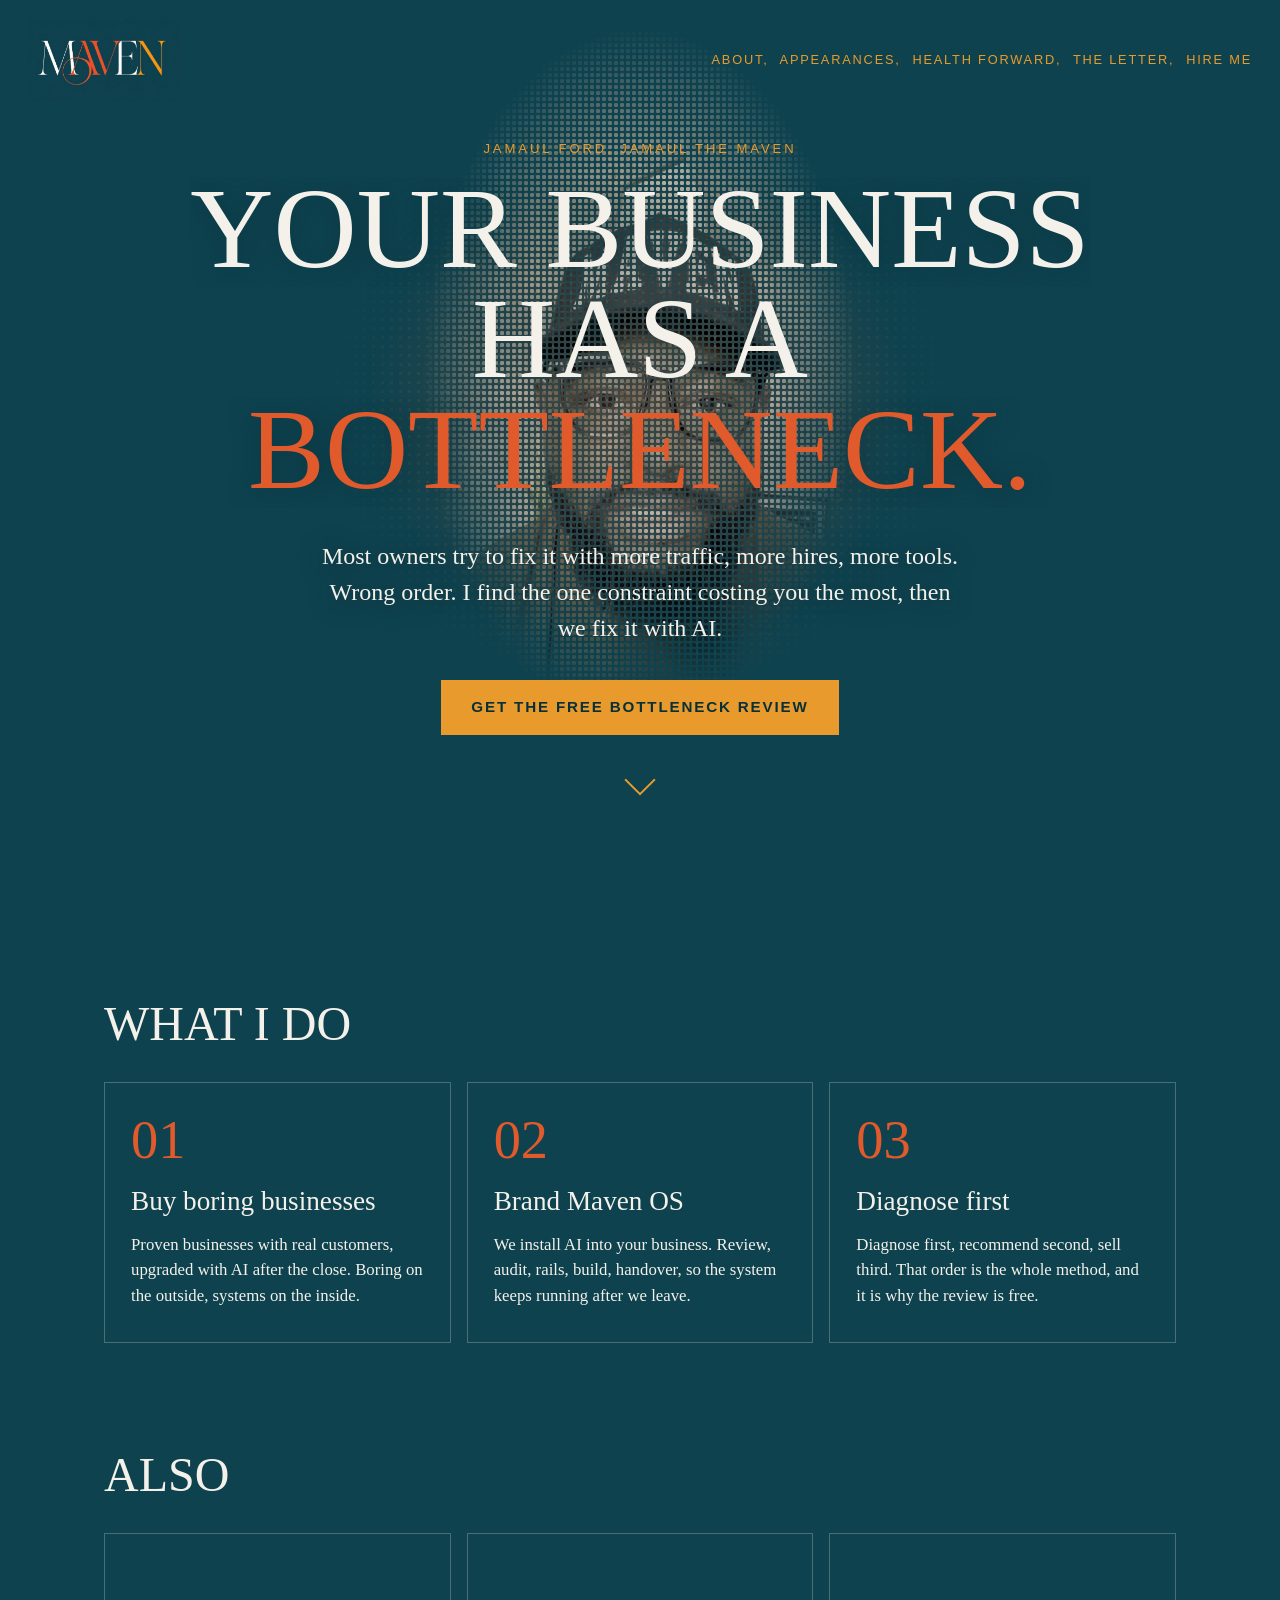
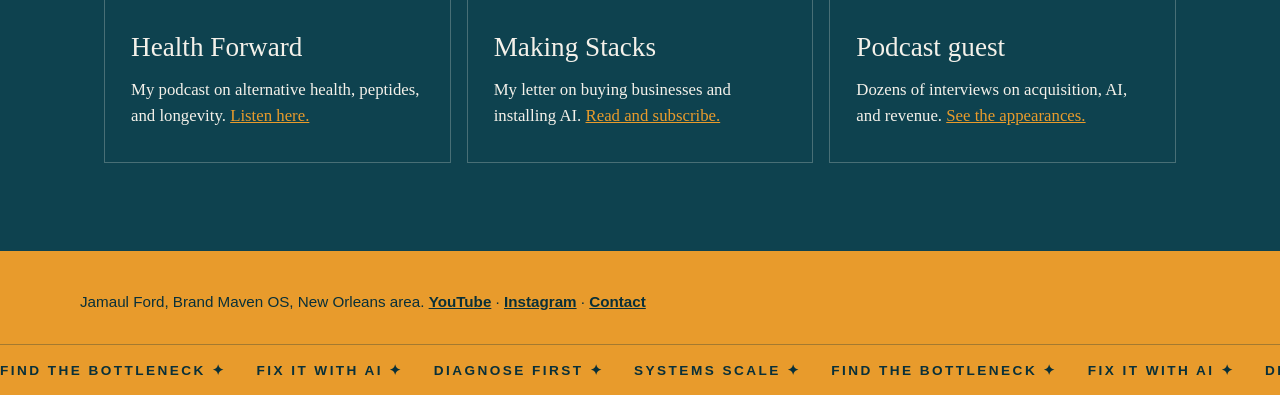
<file: index.html>
<!DOCTYPE html>
<html lang="en">
<head>
<meta charset="utf-8">
<meta name="viewport" content="width=device-width, initial-scale=1">
<title>Jamaul Ford | Jamaul The Maven, Founder of Brand Maven OS</title>
<link rel="icon" href="data:image/svg+xml,%3Csvg xmlns='http://www.w3.org/2000/svg' viewBox='0 0 64 64'%3E%3Crect width='64' height='64' fill='%230e424f'/%3E%3Ctext x='32' y='45' font-family='Georgia,serif' font-size='38' fill='%23e89b2c' text-anchor='middle'%3EM%3C/text%3E%3C/svg%3E">
<meta name="description" content="Jamaul Ford buys boring businesses and upgrades them with AI, and founded Brand Maven OS, where we install AI into your business. Host of the Health Forward podcast and writer of Making Stacks.">
<link rel="canonical" href="https://jamaulford.com/">
<style>
  :root {
    --teal: #0e424f; --ink: #f4f1ea; --orange: #e05a2b; --gold: #e89b2c;
    --teal-dark: #093039; --line: rgba(244,241,234,.25);
  }
  * { box-sizing: border-box; }
  body { margin: 0; background: var(--teal); color: var(--ink); font-family: Georgia, 'Times New Roman', serif; line-height: 1.5; }
  main { max-width: 1120px; margin: 0 auto; padding: 0 24px 70px; }
  header.site { display: flex; justify-content: space-between; align-items: center; gap: 20px; padding: 22px 0; flex-wrap: wrap; }
  header.site img { width: 190px; height: auto; display: block; }
  nav { font-family: Arial, Helvetica, sans-serif; text-transform: uppercase; letter-spacing: .14em; font-size: .8rem; }
  nav a { color: var(--ink); text-decoration: none; margin-left: 22px; }
  nav a:hover { color: var(--gold); }
  .hero { padding: 60px 0 30px; }
  .kicker { font-family: Arial, Helvetica, sans-serif; text-transform: uppercase; letter-spacing: .22em; font-size: .82rem; color: var(--gold); margin: 0 0 18px; }
  h1 { font-size: clamp(3rem, 10.5vw, 7.5rem); line-height: .98; margin: 0 0 26px; text-transform: uppercase; font-weight: normal; }
  h1 .accent { color: var(--orange); }
  .hero p.lede { font-size: clamp(1.15rem, 2.4vw, 1.5rem); max-width: 640px; margin: 0 0 34px; }
  .cta { display: inline-block; background: var(--gold); color: var(--teal-dark); font-family: Arial, Helvetica, sans-serif; font-weight: bold; text-transform: uppercase; letter-spacing: .12em; font-size: .95rem; padding: 16px 30px; text-decoration: none; }
  .cta:hover { background: var(--orange); color: var(--ink); }
  section { border-top: 1px solid var(--line); padding: 44px 0 8px; margin-top: 44px; }
  h2 { font-size: clamp(1.9rem, 4.5vw, 3rem); text-transform: uppercase; margin: 0 0 22px; font-weight: normal; }
  .row { display: grid; grid-template-columns: 1fr; gap: 6px; padding: 20px 0; border-top: 1px solid var(--line); }
  .row:first-of-type { border-top: none; }
  .row h3 { font-size: 1.5rem; margin: 0; font-weight: normal; }
  .row h3 .n { color: var(--orange); margin-right: 12px; }
  .row p { margin: 4px 0 0; max-width: 680px; font-size: 1.05rem; }
  a.inline { color: var(--gold); }
  .marquee { border-top: 1px solid var(--line); border-bottom: 1px solid var(--line); margin-top: 60px; padding: 12px 0; overflow: hidden; white-space: nowrap; font-family: Arial, Helvetica, sans-serif; text-transform: uppercase; letter-spacing: .18em; font-size: .85rem; color: var(--gold); }
  footer { margin-top: 34px; font-size: .95rem; opacity: .85; }
  footer a { color: var(--gold); }
</style>
<script type="application/ld+json">
{
  "@context": "https://schema.org",
  "@type": "Person",
  "name": "Jamaul Ford",
  "alternateName": "Jamaul The Maven",
  "url": "https://jamaulford.com/",
  "jobTitle": "Founder, Brand Maven OS",
  "description": "Jamaul Ford buys boring businesses and upgrades them with AI, and founded Brand Maven OS, where we install AI into your business. He is the host of the Health Forward podcast.",
  "sameAs": [
    "https://www.youtube.com/@jamaulthemaven",
    "https://www.instagram.com/jamaulthemaven",
    "https://makingstacks.substack.com",
    "https://podmatch.com/hostdetailpreview/1708655354072578beaefd7de",
    "https://open.spotify.com/show/3qcgBrdR8ibEWQGKE91khV",
    "https://podcasts.apple.com/us/podcast/health-forward/id6837012593",
    "https://www.podchaser.com/creators/-108CiDwuBf"
  ]
}
</script>
<link rel="stylesheet" href="/assets/motion.css">
<script src="/assets/motion.js" defer></script>
</head>
<body class="home">
<main>
<header class="site">
  <a href="/"><img src="[data-uri]" alt="Maven, Jamaul Ford"></a>
  <nav>
    <a href="/about/">About</a>
    <a href="/appearances/">Appearances</a>
    <a href="/health-forward/">Health Forward</a>
    <a href="/join/">The Letter</a>
    <a href="/contact/">Hire Me</a>
  </nav>
</header>

<div class="hero">
  <div class="hero-media" aria-hidden="true">
    <video autoplay muted loop playsinline preload="auto" poster="/assets/hero-poster.jpg">
      <source src="/assets/hero.mp4" type="video/mp4">
    </video>
  </div>
  <p class="kicker">Jamaul Ford, Jamaul The Maven</p>
  <h1>Your business<br>has a<br><span class="accent">bottleneck.</span></h1>
  <p class="lede">Most owners try to fix it with more traffic, more hires, more tools. Wrong order. I find the one constraint costing you the most, then we fix it with AI.</p>
  <a class="cta" href="https://tidycal.com/brandmavenconsults/bottleneck-review">Get the free Bottleneck Review</a>
</div>

<section>
  <h2>What I do</h2>
  <div class="row">
    <h3><span class="n">01</span>Buy boring businesses</h3>
    <p>Proven businesses with real customers, upgraded with AI after the close. Boring on the outside, systems on the inside.</p>
  </div>
  <div class="row">
    <h3><span class="n">02</span>Brand Maven OS</h3>
    <p>We install AI into your business. Review, audit, rails, build, handover, so the system keeps running after we leave.</p>
  </div>
  <div class="row">
    <h3><span class="n">03</span>Diagnose first</h3>
    <p>Diagnose first, recommend second, sell third. That order is the whole method, and it is why the review is free.</p>
  </div>
</section>

<section>
  <h2>Also</h2>
  <div class="row">
    <h3>Health Forward</h3>
    <p>My podcast on alternative health, peptides, and longevity. <a class="inline" href="/health-forward/">Listen here.</a></p>
  </div>
  <div class="row">
    <h3>Making Stacks</h3>
    <p>My letter on buying businesses and installing AI. <a class="inline" href="/join/">Read and subscribe.</a></p>
  </div>
  <div class="row">
    <h3>Podcast guest</h3>
    <p>Dozens of interviews on acquisition, AI, and revenue. <a class="inline" href="/appearances/">See the appearances.</a></p>
  </div>
</section>

<div class="marquee">Find the bottleneck ✦ Fix it with AI ✦ Find the bottleneck ✦ Fix it with AI ✦ Find the bottleneck ✦ Fix it with AI ✦</div>

<footer>
  <p>Jamaul Ford, Brand Maven OS, New Orleans area. <a href="https://www.youtube.com/@jamaulthemaven">YouTube</a> · <a href="https://www.instagram.com/jamaulthemaven">Instagram</a> · <a href="/contact/">Contact</a></p>
</footer>
</main>
</body>
</html>
</file>
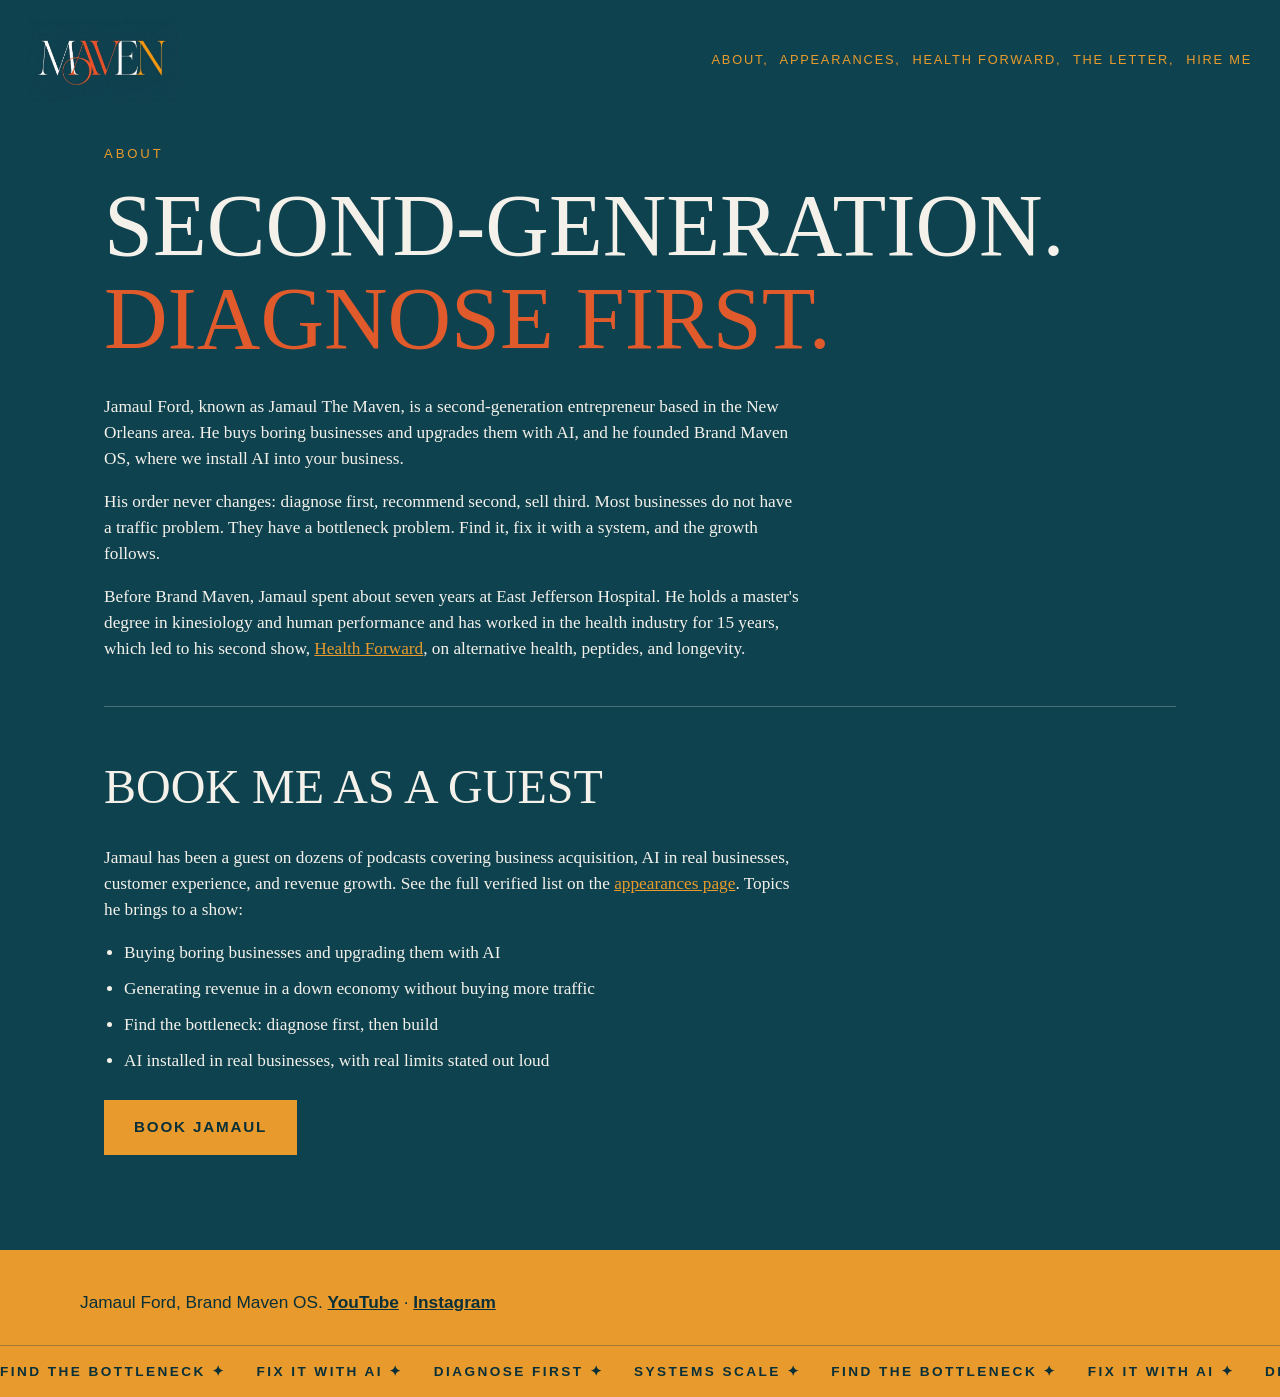
<file: about/index.html>
<!DOCTYPE html>
<html lang="en">
<head>
<meta charset="utf-8">
<meta name="viewport" content="width=device-width, initial-scale=1">
<title>About | Jamaul Ford, Jamaul The Maven</title>
<link rel="icon" href="data:image/svg+xml,%3Csvg xmlns='http://www.w3.org/2000/svg' viewBox='0 0 64 64'%3E%3Crect width='64' height='64' fill='%230e424f'/%3E%3Ctext x='32' y='45' font-family='Georgia,serif' font-size='38' fill='%23e89b2c' text-anchor='middle'%3EM%3C/text%3E%3C/svg%3E">
<meta name="description" content="About Jamaul Ford: second-generation entrepreneur, founder of Brand Maven OS, buyer of boring businesses upgraded with AI, and host of the Health Forward podcast.">
<link rel="canonical" href="https://jamaulford.com/about/">
<style>
  :root {
    --teal: #0e424f; --ink: #f4f1ea; --orange: #e05a2b; --gold: #e89b2c;
    --teal-dark: #093039; --line: rgba(244,241,234,.25);
  }
  * { box-sizing: border-box; }
  body { margin: 0; background: var(--teal); color: var(--ink); font-family: Georgia, 'Times New Roman', serif; line-height: 1.5; }
  main { max-width: 1120px; margin: 0 auto; padding: 0 24px 70px; }
  header.site { display: flex; justify-content: space-between; align-items: center; gap: 20px; padding: 22px 0; flex-wrap: wrap; }
  header.site img { width: 190px; height: auto; display: block; }
  nav { font-family: Arial, Helvetica, sans-serif; text-transform: uppercase; letter-spacing: .14em; font-size: .8rem; }
  nav a { color: var(--ink); text-decoration: none; margin-left: 22px; }
  nav a:hover { color: var(--gold); }
  .kicker { font-family: Arial, Helvetica, sans-serif; text-transform: uppercase; letter-spacing: .22em; font-size: .82rem; color: var(--gold); margin: 34px 0 18px; }
  h1 { font-size: clamp(2.6rem, 8vw, 5.5rem); line-height: 1; margin: 0 0 26px; text-transform: uppercase; font-weight: normal; }
  h1 .accent { color: var(--orange); }
  h2 { font-size: clamp(1.9rem, 4.5vw, 3rem); text-transform: uppercase; margin: 0 0 22px; font-weight: normal; }
  section { border-top: 1px solid var(--line); padding: 44px 0 8px; margin-top: 44px; }
  p { max-width: 700px; font-size: 1.08rem; }
  ul { padding-left: 20px; max-width: 700px; }
  li { margin: 10px 0; font-size: 1.08rem; }
  a.inline { color: var(--gold); }
  .cta { display: inline-block; background: var(--gold); color: var(--teal-dark); font-family: Arial, Helvetica, sans-serif; font-weight: bold; text-transform: uppercase; letter-spacing: .12em; font-size: .95rem; padding: 16px 30px; text-decoration: none; margin-top: 10px; }
  .cta:hover { background: var(--orange); color: var(--ink); }
  footer { margin-top: 48px; font-size: .95rem; opacity: .85; }
  footer a { color: var(--gold); }
</style>
<script type="application/ld+json">
{
  "@context": "https://schema.org",
  "@type": "Person",
  "name": "Jamaul Ford",
  "alternateName": "Jamaul The Maven",
  "url": "https://jamaulford.com/about/",
  "jobTitle": "Founder, Brand Maven OS",
  "description": "Jamaul Ford buys boring businesses and upgrades them with AI, and founded Brand Maven OS, where we install AI into your business. He is the host of the Health Forward podcast.",
  "sameAs": [
    "https://www.youtube.com/@jamaulthemaven",
    "https://www.instagram.com/jamaulthemaven",
    "https://makingstacks.substack.com",
    "https://podmatch.com/hostdetailpreview/1708655354072578beaefd7de",
    "https://open.spotify.com/show/3qcgBrdR8ibEWQGKE91khV",
    "https://podcasts.apple.com/us/podcast/health-forward/id6837012593",
    "https://www.podchaser.com/creators/-108CiDwuBf"
  ]
}
</script>
<link rel="stylesheet" href="/assets/motion.css">
<script src="/assets/motion.js" defer></script>
</head>
<body>
<main>
<header class="site">
  <a href="/"><img src="[data-uri]" alt="Maven, Jamaul Ford"></a>
  <nav>
    <a href="/about/">About</a>
    <a href="/appearances/">Appearances</a>
    <a href="/health-forward/">Health Forward</a>
    <a href="/join/">The Letter</a>
    <a href="/contact/">Hire Me</a>
  </nav>
</header>

<p class="kicker">About</p>
<h1>Second-generation.<br><span class="accent">Diagnose first.</span></h1>
<p>Jamaul Ford, known as Jamaul The Maven, is a second-generation entrepreneur based in the New Orleans area. He buys boring businesses and upgrades them with AI, and he founded Brand Maven OS, where we install AI into your business.</p>
<p>His order never changes: diagnose first, recommend second, sell third. Most businesses do not have a traffic problem. They have a bottleneck problem. Find it, fix it with a system, and the growth follows.</p>
<p>Before Brand Maven, Jamaul spent about seven years at East Jefferson Hospital. He holds a master's degree in kinesiology and human performance and has worked in the health industry for 15 years, which led to his second show, <a class="inline" href="/health-forward/">Health Forward</a>, on alternative health, peptides, and longevity.</p>

<section>
  <h2>Book me as a guest</h2>
  <p>Jamaul has been a guest on dozens of podcasts covering business acquisition, AI in real businesses, customer experience, and revenue growth. See the full verified list on the <a class="inline" href="/appearances/">appearances page</a>. Topics he brings to a show:</p>
  <ul>
    <li>Buying boring businesses and upgrading them with AI</li>
    <li>Generating revenue in a down economy without buying more traffic</li>
    <li>Find the bottleneck: diagnose first, then build</li>
    <li>AI installed in real businesses, with real limits stated out loud</li>
  </ul>
  <a class="cta" href="/contact/">Book Jamaul</a>
</section>

<footer>
  <p>Jamaul Ford, Brand Maven OS. <a href="https://www.youtube.com/@jamaulthemaven">YouTube</a> · <a href="https://www.instagram.com/jamaulthemaven">Instagram</a></p>
</footer>
</main>
</body>
</html>
</file>
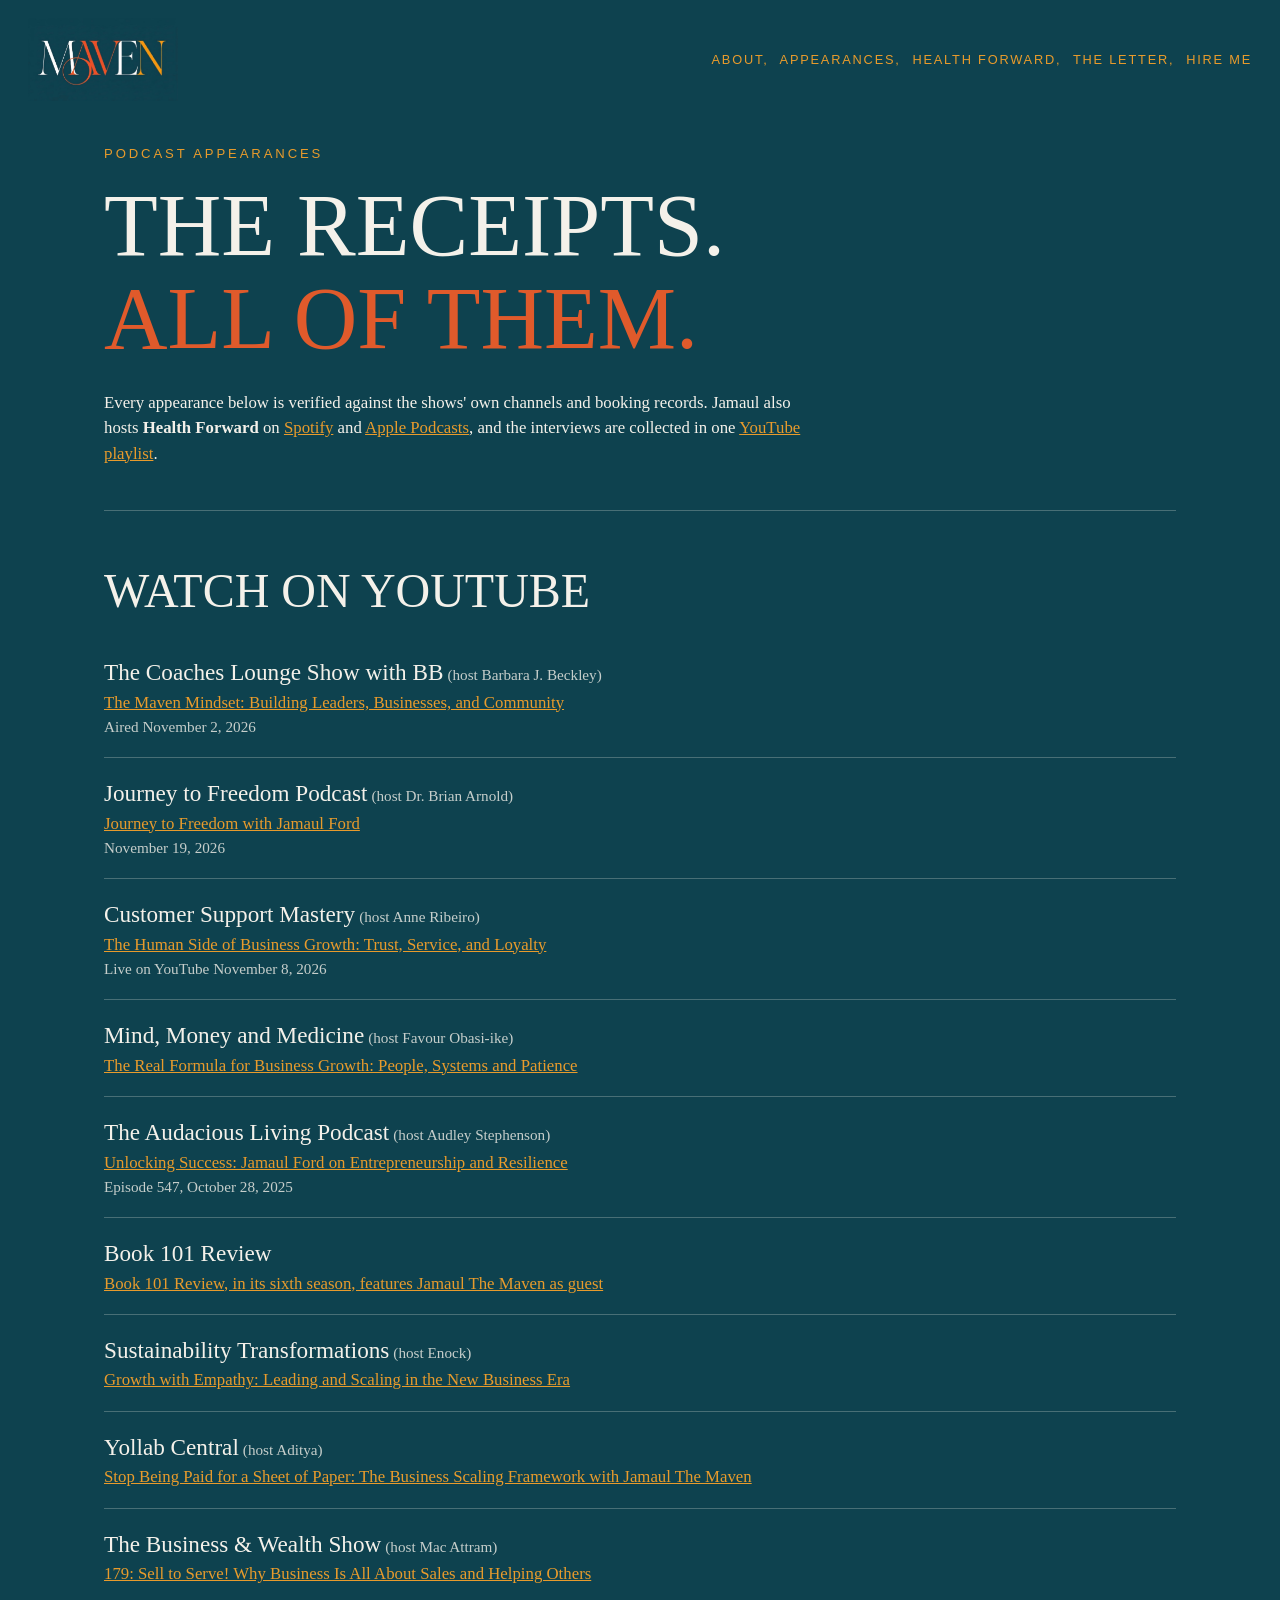
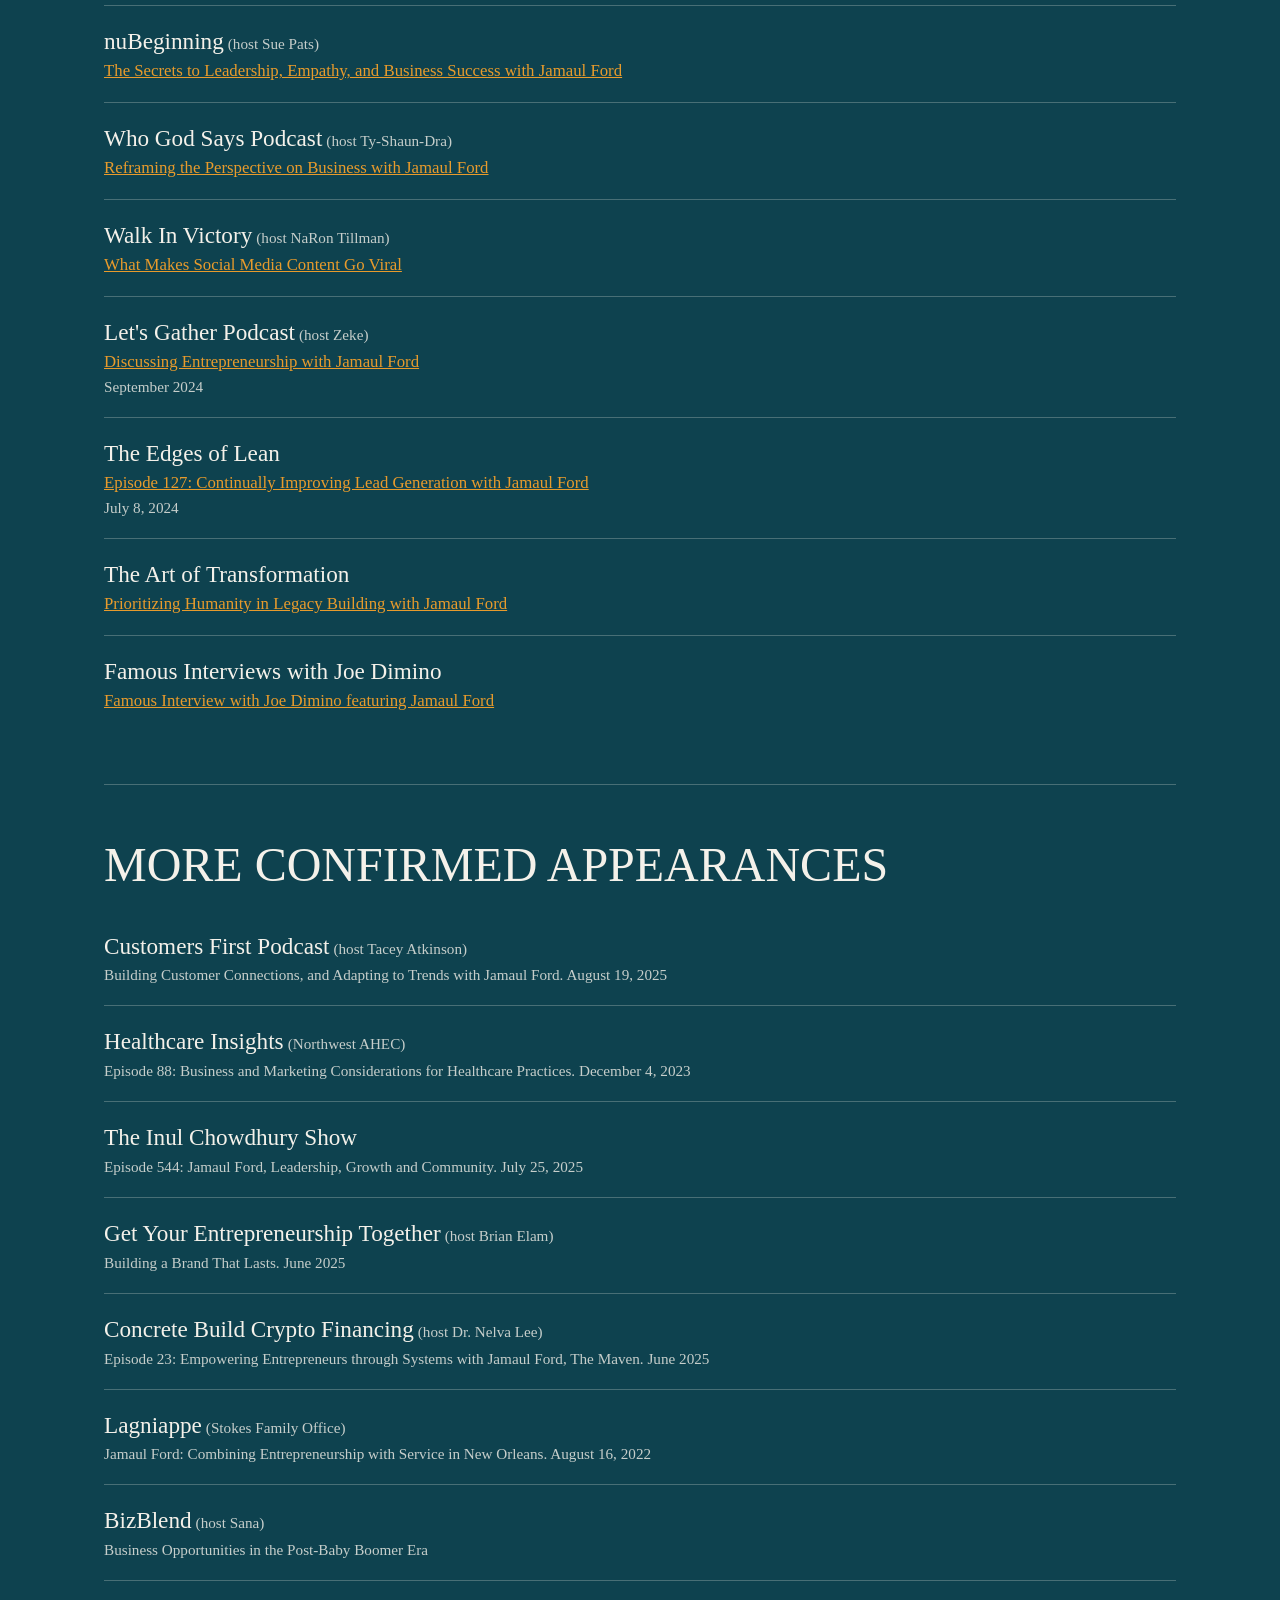
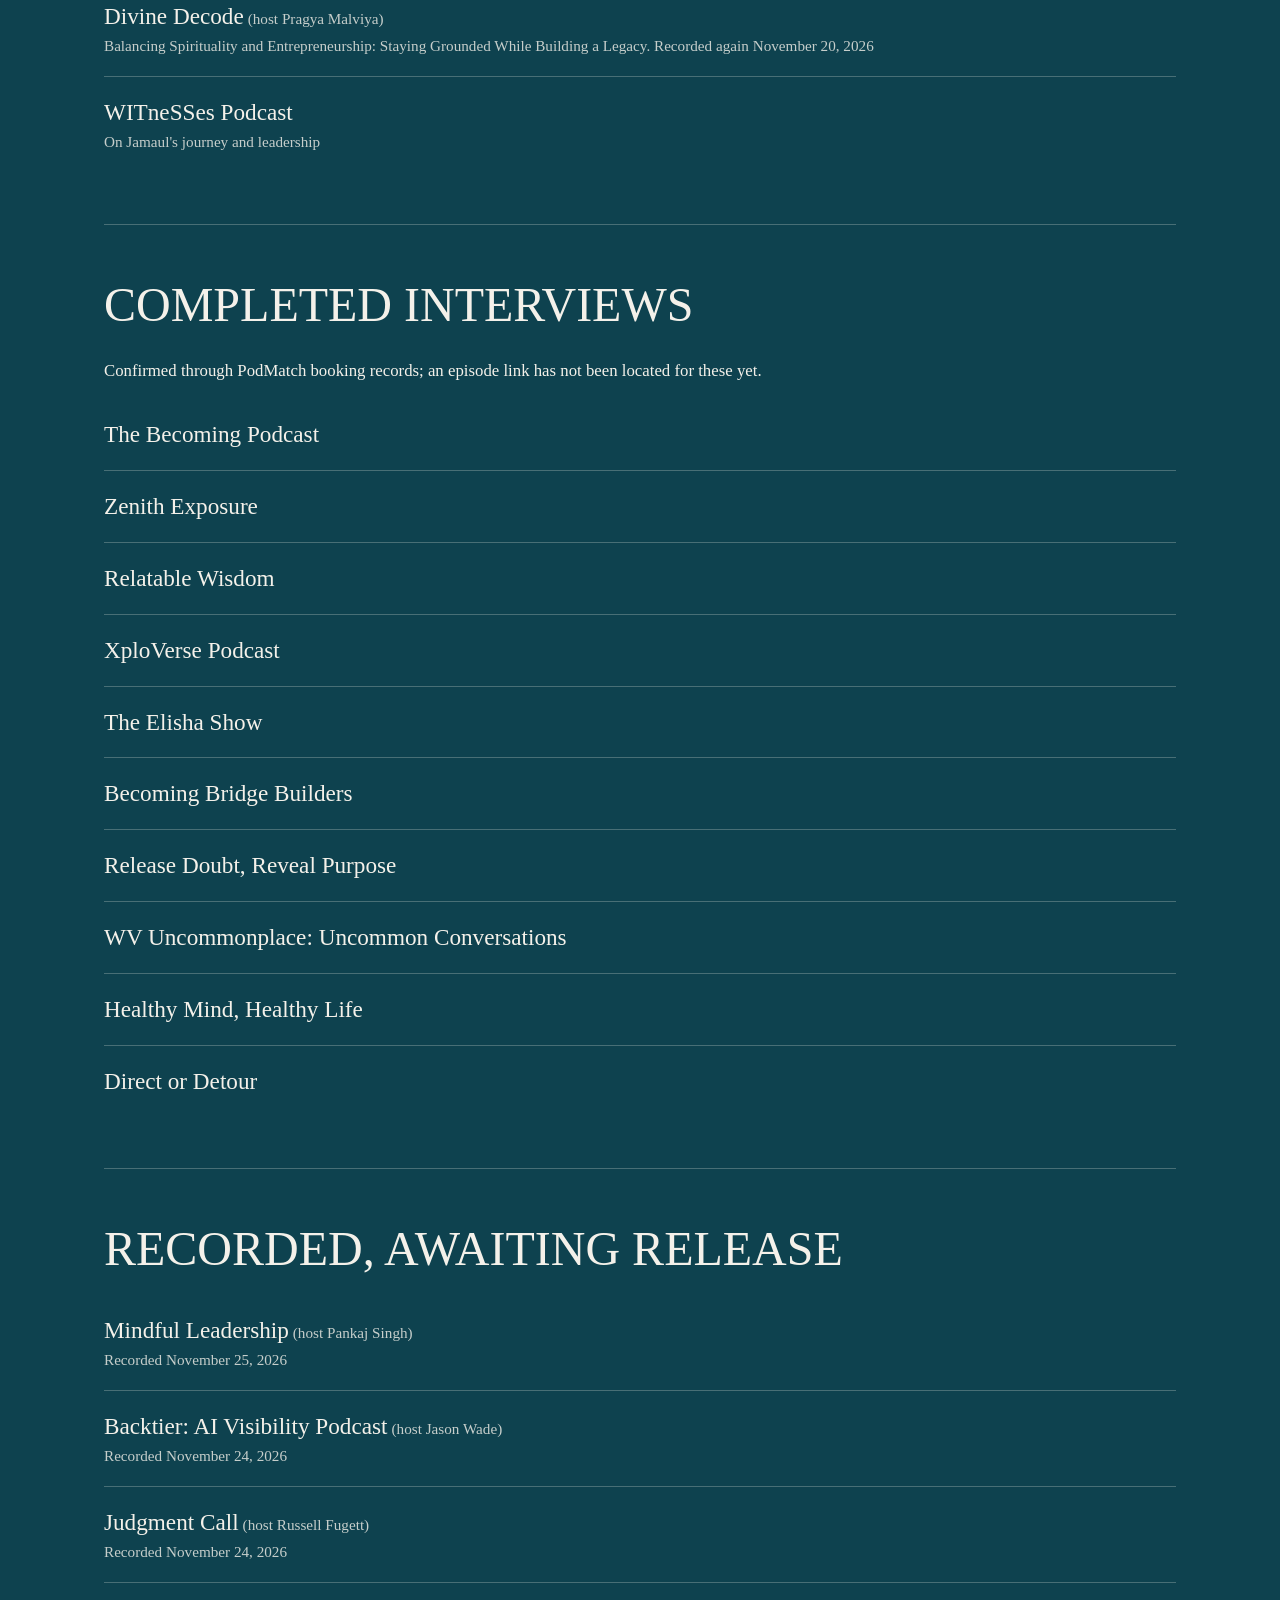
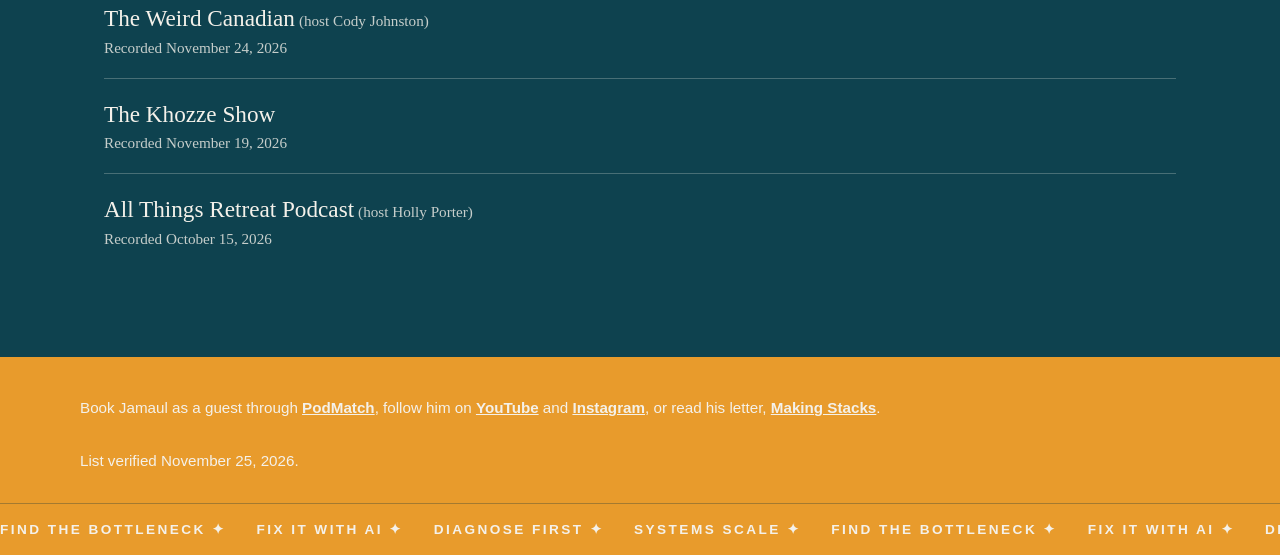
<file: appearances/index.html>
<!DOCTYPE html>
<html lang="en">
<head>
<meta charset="utf-8">
<meta name="viewport" content="width=device-width, initial-scale=1">
<title>Podcast Appearances | Jamaul Ford, Jamaul The Maven</title>
<link rel="icon" href="data:image/svg+xml,%3Csvg xmlns='http://www.w3.org/2000/svg' viewBox='0 0 64 64'%3E%3Crect width='64' height='64' fill='%230e424f'/%3E%3Ctext x='32' y='45' font-family='Georgia,serif' font-size='38' fill='%23e89b2c' text-anchor='middle'%3EM%3C/text%3E%3C/svg%3E">
<meta name="description" content="Podcast interviews with Jamaul Ford (Jamaul The Maven), founder of Brand Maven OS. He buys boring businesses and upgrades them with AI. Watch and listen to his guest appearances.">
<link rel="canonical" href="https://jamaulford.com/appearances/">
<style>
  :root {
    --teal: #0e424f; --ink: #f4f1ea; --orange: #e05a2b; --gold: #e89b2c;
    --line: rgba(244,241,234,.25);
  }
  * { box-sizing: border-box; }
  body { margin: 0; background: var(--teal); color: var(--ink); font-family: Georgia, 'Times New Roman', serif; line-height: 1.5; }
  main { max-width: 1120px; margin: 0 auto; padding: 0 24px 70px; }
  header.site { display: flex; justify-content: space-between; align-items: center; gap: 20px; padding: 22px 0; flex-wrap: wrap; }
  header.site img { width: 190px; height: auto; display: block; }
  nav { font-family: Arial, Helvetica, sans-serif; text-transform: uppercase; letter-spacing: .14em; font-size: .8rem; }
  nav a { color: var(--ink); text-decoration: none; margin-left: 22px; }
  nav a:hover { color: var(--gold); }
  .kicker { font-family: Arial, Helvetica, sans-serif; text-transform: uppercase; letter-spacing: .22em; font-size: .82rem; color: var(--gold); margin: 34px 0 18px; }
  h1 { font-size: clamp(2.6rem, 8vw, 5.5rem); line-height: 1; margin: 0 0 22px; text-transform: uppercase; font-weight: normal; }
  h1 .accent { color: var(--orange); }
  h2 { font-size: clamp(1.9rem, 4.5vw, 3rem); text-transform: uppercase; margin: 0 0 10px; font-weight: normal; }
  section { border-top: 1px solid var(--line); padding: 44px 0 8px; margin-top: 44px; }
  .note { max-width: 700px; font-size: 1.05rem; }
  ul { list-style: none; padding: 0; margin: 0; }
  li { padding: 18px 0; border-top: 1px solid var(--line); }
  li:first-child { border-top: none; }
  .show { font-size: 1.45rem; }
  .meta { font-size: .95rem; opacity: .8; }
  a { color: var(--gold); }
  .ep { font-size: 1.05rem; }
  footer { margin-top: 48px; font-size: .95rem; opacity: .85; }
</style>
<script type="application/ld+json">
{
  "@context": "https://schema.org",
  "@type": "Person",
  "name": "Jamaul Ford",
  "alternateName": "Jamaul The Maven",
  "url": "https://jamaulford.com/",
  "jobTitle": "Founder, Brand Maven OS",
  "description": "Jamaul Ford buys boring businesses and upgrades them with AI, and founded Brand Maven OS, where we install AI into your business. He is the host of the Health Forward podcast.",
  "sameAs": [
    "https://www.youtube.com/@jamaulthemaven",
    "https://www.instagram.com/jamaulthemaven",
    "https://makingstacks.substack.com",
    "https://podmatch.com/hostdetailpreview/1708655354072578beaefd7de",
    "https://open.spotify.com/show/3qcgBrdR8ibEWQGKE91khV",
    "https://podcasts.apple.com/us/podcast/health-forward/id6837012593",
    "https://www.podchaser.com/creators/-108CiDwuBf"
  ]
}
</script>
<script type="application/ld+json">
{
  "@context": "https://schema.org",
  "@type": "ItemList",
  "name": "Podcast appearances by Jamaul Ford on YouTube",
  "itemListElement": [
    { "@type": "ListItem", "position": 1, "name": "The Coaches Lounge Show with BB: The Maven Mindset", "url": "https://www.youtube.com/watch?v=EqpPN-EGR3s" },
    { "@type": "ListItem", "position": 2, "name": "Journey to Freedom Podcast with Jamaul Ford", "url": "https://www.youtube.com/watch?v=X66UFY_JQbc" },
    { "@type": "ListItem", "position": 3, "name": "Customer Support Mastery: The Human Side of Business Growth", "url": "https://www.youtube.com/watch?v=WzpTIw9OAh0" },
    { "@type": "ListItem", "position": 4, "name": "Mind, Money and Medicine: The Real Formula for Business Growth", "url": "https://www.youtube.com/watch?v=UgZ7l0VCrmU" },
    { "@type": "ListItem", "position": 5, "name": "The Audacious Living Podcast: Unlocking Success", "url": "https://www.youtube.com/watch?v=wce0AjDAOwQ" },
    { "@type": "ListItem", "position": 6, "name": "Book 101 Review with Jamaul The Maven", "url": "https://www.youtube.com/watch?v=e3aryzqkyl0" },
    { "@type": "ListItem", "position": 7, "name": "Sustainability Transformations: Growth with Empathy", "url": "https://www.youtube.com/watch?v=6olJaPlYhRo" },
    { "@type": "ListItem", "position": 8, "name": "Yollab Central: The Business Scaling Framework", "url": "https://www.youtube.com/watch?v=yqFIEJy1k7o" },
    { "@type": "ListItem", "position": 9, "name": "The Business and Wealth Show: Sell to Serve", "url": "https://www.youtube.com/watch?v=DRmHK_bnhWk" },
    { "@type": "ListItem", "position": 10, "name": "nuBeginning: The Secrets to Leadership, Empathy, and Business Success", "url": "https://www.youtube.com/watch?v=rV_mQ0HNNIk" },
    { "@type": "ListItem", "position": 11, "name": "Who God Says Podcast: Reframing the Perspective on Business", "url": "https://www.youtube.com/watch?v=va6CvmYAn1M" },
    { "@type": "ListItem", "position": 12, "name": "Walk In Victory: What Makes Social Media Content Go Viral", "url": "https://www.youtube.com/watch?v=_Oa1trelPnc" },
    { "@type": "ListItem", "position": 13, "name": "Let's Gather Podcast: Discussing Entrepreneurship", "url": "https://www.youtube.com/watch?v=OTKz93rqq68" },
    { "@type": "ListItem", "position": 14, "name": "The Edges of Lean: Continually Improving Lead Generation", "url": "https://www.youtube.com/watch?v=YEt1HDp-7QI" },
    { "@type": "ListItem", "position": 15, "name": "The Art of Transformation: Prioritizing Humanity in Legacy Building", "url": "https://www.youtube.com/watch?v=nNvbOHCa6jM" },
    { "@type": "ListItem", "position": 16, "name": "Famous Interviews with Joe Dimino featuring Jamaul Ford", "url": "https://www.youtube.com/watch?v=yNJ3dPHRd14" }
  ]
}
</script>
<link rel="stylesheet" href="/assets/motion.css">
<script src="/assets/motion.js" defer></script>
</head>
<body>
<main>
<header class="site">
  <a href="/"><img src="[data-uri]" alt="Maven, Jamaul Ford"></a>
  <nav>
    <a href="/about/">About</a>
    <a href="/appearances/">Appearances</a>
    <a href="/health-forward/">Health Forward</a>
    <a href="/join/">The Letter</a>
    <a href="/contact/">Hire Me</a>
  </nav>
</header>

<p class="kicker">Podcast appearances</p>
<h1>The receipts.<br><span class="accent">All of them.</span></h1>
<p class="note">Every appearance below is verified against the shows' own channels and booking records. Jamaul also hosts <strong>Health Forward</strong> on <a href="https://open.spotify.com/show/3qcgBrdR8ibEWQGKE91khV">Spotify</a> and <a href="https://podcasts.apple.com/us/podcast/health-forward/id6837012593">Apple Podcasts</a>, and the interviews are collected in one <a href="https://www.youtube.com/playlist?list=PLJeaWP0PcT2E">YouTube playlist</a>.</p>

<section>
  <h2>Watch on YouTube</h2>
  <ul>
    <li><span class="show">The Coaches Lounge Show with BB</span> <span class="meta">(host Barbara J. Beckley)</span><br>
      <a class="ep" href="https://www.youtube.com/watch?v=EqpPN-EGR3s">The Maven Mindset: Building Leaders, Businesses, and Community</a><br>
      <span class="meta">Aired November 2, 2026</span></li>
    <li><span class="show">Journey to Freedom Podcast</span> <span class="meta">(host Dr. Brian Arnold)</span><br>
      <a class="ep" href="https://www.youtube.com/watch?v=X66UFY_JQbc">Journey to Freedom with Jamaul Ford</a><br>
      <span class="meta">November 19, 2026</span></li>
    <li><span class="show">Customer Support Mastery</span> <span class="meta">(host Anne Ribeiro)</span><br>
      <a class="ep" href="https://www.youtube.com/watch?v=WzpTIw9OAh0">The Human Side of Business Growth: Trust, Service, and Loyalty</a><br>
      <span class="meta">Live on YouTube November 8, 2026</span></li>
    <li><span class="show">Mind, Money and Medicine</span> <span class="meta">(host Favour Obasi-ike)</span><br>
      <a class="ep" href="https://www.youtube.com/watch?v=UgZ7l0VCrmU">The Real Formula for Business Growth: People, Systems and Patience</a></li>
    <li><span class="show">The Audacious Living Podcast</span> <span class="meta">(host Audley Stephenson)</span><br>
      <a class="ep" href="https://www.youtube.com/watch?v=wce0AjDAOwQ">Unlocking Success: Jamaul Ford on Entrepreneurship and Resilience</a><br>
      <span class="meta">Episode 547, October 28, 2025</span></li>
    <li><span class="show">Book 101 Review</span><br>
      <a class="ep" href="https://www.youtube.com/watch?v=e3aryzqkyl0">Book 101 Review, in its sixth season, features Jamaul The Maven as guest</a></li>
    <li><span class="show">Sustainability Transformations</span> <span class="meta">(host Enock)</span><br>
      <a class="ep" href="https://www.youtube.com/watch?v=6olJaPlYhRo">Growth with Empathy: Leading and Scaling in the New Business Era</a></li>
    <li><span class="show">Yollab Central</span> <span class="meta">(host Aditya)</span><br>
      <a class="ep" href="https://www.youtube.com/watch?v=yqFIEJy1k7o">Stop Being Paid for a Sheet of Paper: The Business Scaling Framework with Jamaul The Maven</a></li>
    <li><span class="show">The Business &amp; Wealth Show</span> <span class="meta">(host Mac Attram)</span><br>
      <a class="ep" href="https://www.youtube.com/watch?v=DRmHK_bnhWk">179: Sell to Serve! Why Business Is All About Sales and Helping Others</a></li>
    <li><span class="show">nuBeginning</span> <span class="meta">(host Sue Pats)</span><br>
      <a class="ep" href="https://www.youtube.com/watch?v=rV_mQ0HNNIk">The Secrets to Leadership, Empathy, and Business Success with Jamaul Ford</a></li>
    <li><span class="show">Who God Says Podcast</span> <span class="meta">(host Ty-Shaun-Dra)</span><br>
      <a class="ep" href="https://www.youtube.com/watch?v=va6CvmYAn1M">Reframing the Perspective on Business with Jamaul Ford</a></li>
    <li><span class="show">Walk In Victory</span> <span class="meta">(host NaRon Tillman)</span><br>
      <a class="ep" href="https://www.youtube.com/watch?v=_Oa1trelPnc">What Makes Social Media Content Go Viral</a></li>
    <li><span class="show">Let's Gather Podcast</span> <span class="meta">(host Zeke)</span><br>
      <a class="ep" href="https://www.youtube.com/watch?v=OTKz93rqq68">Discussing Entrepreneurship with Jamaul Ford</a><br>
      <span class="meta">September 2024</span></li>
    <li><span class="show">The Edges of Lean</span><br>
      <a class="ep" href="https://www.youtube.com/watch?v=YEt1HDp-7QI">Episode 127: Continually Improving Lead Generation with Jamaul Ford</a><br>
      <span class="meta">July 8, 2024</span></li>
    <li><span class="show">The Art of Transformation</span><br>
      <a class="ep" href="https://www.youtube.com/watch?v=nNvbOHCa6jM">Prioritizing Humanity in Legacy Building with Jamaul Ford</a></li>
    <li><span class="show">Famous Interviews with Joe Dimino</span><br>
      <a class="ep" href="https://www.youtube.com/watch?v=yNJ3dPHRd14">Famous Interview with Joe Dimino featuring Jamaul Ford</a></li>
  </ul>
</section>

<section>
  <h2>More confirmed appearances</h2>
  <ul>
    <li><span class="show">Customers First Podcast</span> <span class="meta">(host Tacey Atkinson)</span><br>
      <span class="meta">Building Customer Connections, and Adapting to Trends with Jamaul Ford. August 19, 2025</span></li>
    <li><span class="show">Healthcare Insights</span> <span class="meta">(Northwest AHEC)</span><br>
      <span class="meta">Episode 88: Business and Marketing Considerations for Healthcare Practices. December 4, 2023</span></li>
    <li><span class="show">The Inul Chowdhury Show</span><br>
      <span class="meta">Episode 544: Jamaul Ford, Leadership, Growth and Community. July 25, 2025</span></li>
    <li><span class="show">Get Your Entrepreneurship Together</span> <span class="meta">(host Brian Elam)</span><br>
      <span class="meta">Building a Brand That Lasts. June 2025</span></li>
    <li><span class="show">Concrete Build Crypto Financing</span> <span class="meta">(host Dr. Nelva Lee)</span><br>
      <span class="meta">Episode 23: Empowering Entrepreneurs through Systems with Jamaul Ford, The Maven. June 2025</span></li>
    <li><span class="show">Lagniappe</span> <span class="meta">(Stokes Family Office)</span><br>
      <span class="meta">Jamaul Ford: Combining Entrepreneurship with Service in New Orleans. August 16, 2022</span></li>
    <li><span class="show">BizBlend</span> <span class="meta">(host Sana)</span><br>
      <span class="meta">Business Opportunities in the Post-Baby Boomer Era</span></li>
    <li><span class="show">Divine Decode</span> <span class="meta">(host Pragya Malviya)</span><br>
      <span class="meta">Balancing Spirituality and Entrepreneurship: Staying Grounded While Building a Legacy. Recorded again November 20, 2026</span></li>
    <li><span class="show">WITneSSes Podcast</span><br>
      <span class="meta">On Jamaul's journey and leadership</span></li>
  </ul>
</section>

<section>
  <h2>Completed interviews</h2>
  <p class="note">Confirmed through PodMatch booking records; an episode link has not been located for these yet.</p>
  <ul>
    <li><span class="show">The Becoming Podcast</span></li>
    <li><span class="show">Zenith Exposure</span></li>
    <li><span class="show">Relatable Wisdom</span></li>
    <li><span class="show">XploVerse Podcast</span></li>
    <li><span class="show">The Elisha Show</span></li>
    <li><span class="show">Becoming Bridge Builders</span></li>
    <li><span class="show">Release Doubt, Reveal Purpose</span></li>
    <li><span class="show">WV Uncommonplace: Uncommon Conversations</span></li>
    <li><span class="show">Healthy Mind, Healthy Life</span></li>
    <li><span class="show">Direct or Detour</span></li>
  </ul>
</section>

<section>
  <h2>Recorded, awaiting release</h2>
  <ul>
    <li><span class="show">Mindful Leadership</span> <span class="meta">(host Pankaj Singh)</span><br><span class="meta">Recorded November 25, 2026</span></li>
    <li><span class="show">Backtier: AI Visibility Podcast</span> <span class="meta">(host Jason Wade)</span><br><span class="meta">Recorded November 24, 2026</span></li>
    <li><span class="show">Judgment Call</span> <span class="meta">(host Russell Fugett)</span><br><span class="meta">Recorded November 24, 2026</span></li>
    <li><span class="show">The Weird Canadian</span> <span class="meta">(host Cody Johnston)</span><br><span class="meta">Recorded November 24, 2026</span></li>
    <li><span class="show">The Khozze Show</span><br><span class="meta">Recorded November 19, 2026</span></li>
    <li><span class="show">All Things Retreat Podcast</span> <span class="meta">(host Holly Porter)</span><br><span class="meta">Recorded October 15, 2026</span></li>
  </ul>
</section>

<footer>
  <p>Book Jamaul as a guest through <a href="https://podmatch.com/hostdetailpreview/1708655354072578beaefd7de">PodMatch</a>, follow him on <a href="https://www.youtube.com/@jamaulthemaven">YouTube</a> and <a href="https://www.instagram.com/jamaulthemaven">Instagram</a>, or read his letter, <a href="https://makingstacks.substack.com">Making Stacks</a>.</p>
  <p>List verified November 25, 2026.</p>
</footer>
</main>
</body>
</html>
</file>
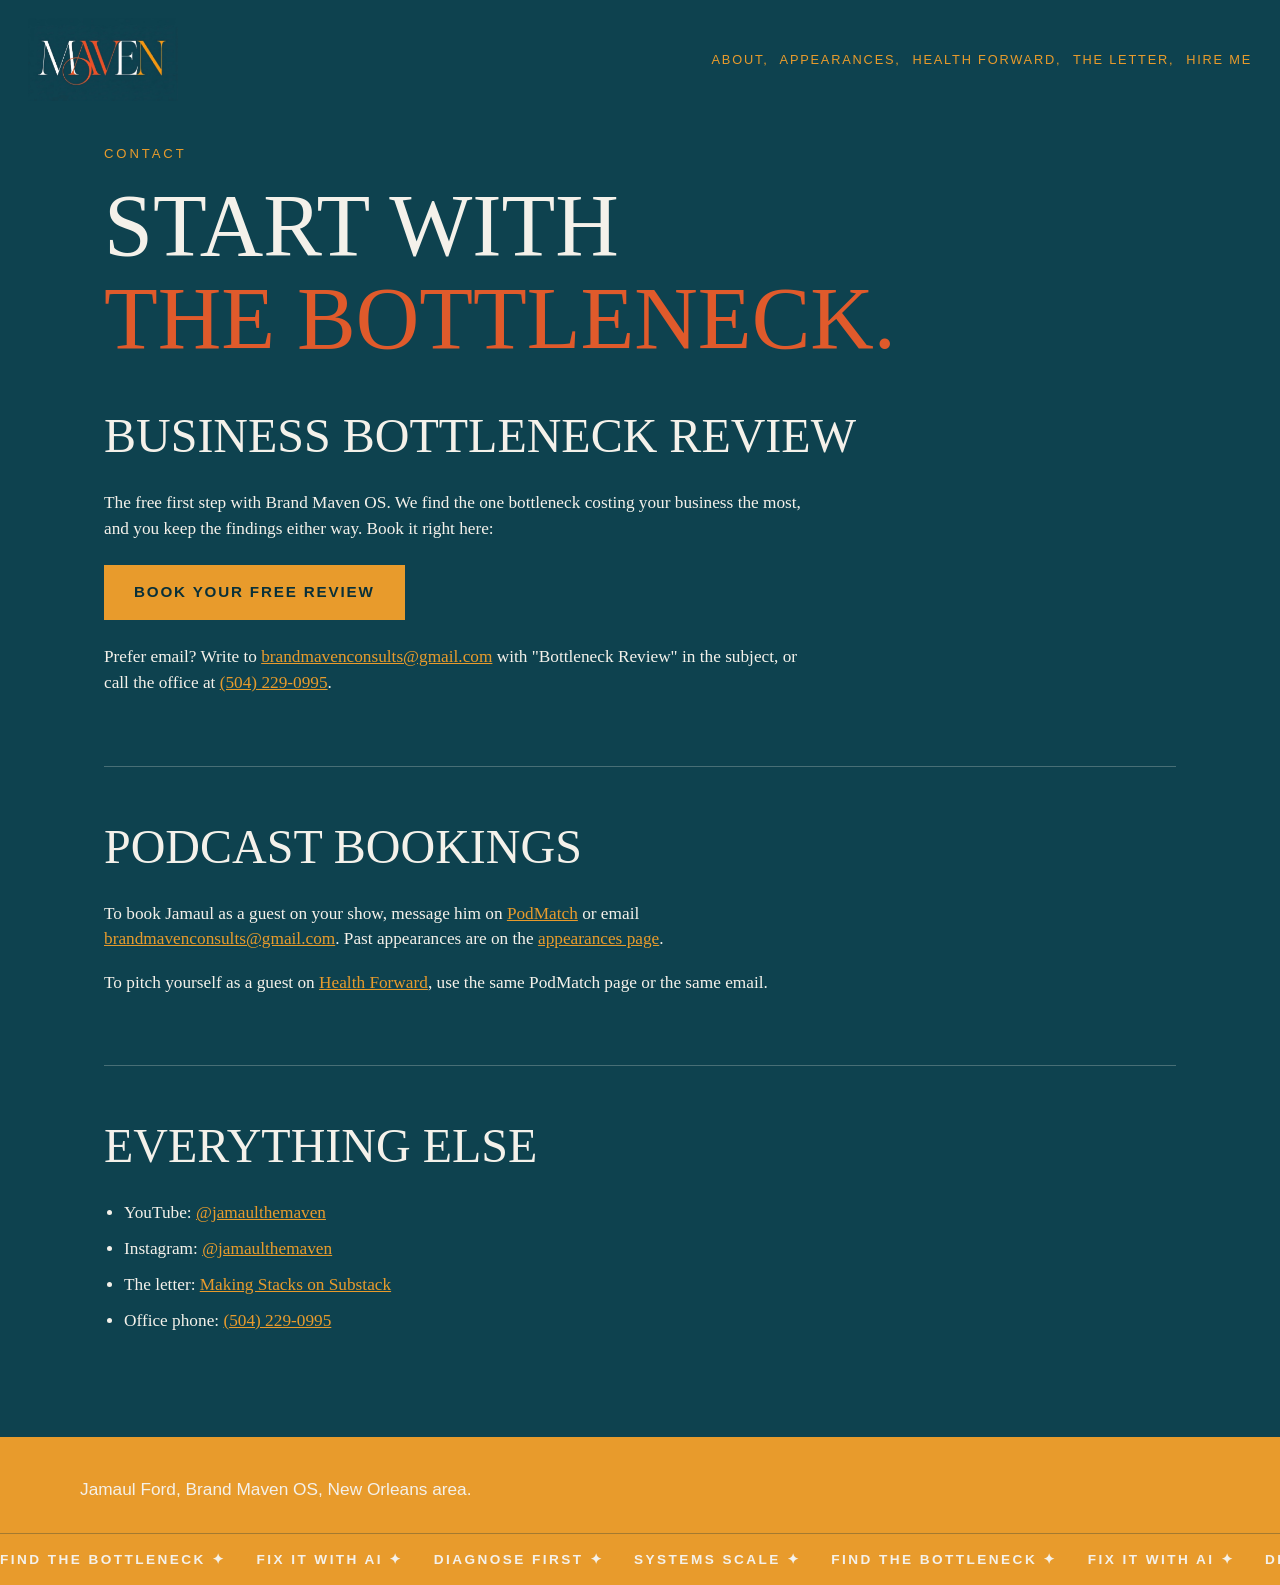
<file: contact/index.html>
<!DOCTYPE html>
<html lang="en">
<head>
<meta charset="utf-8">
<meta name="viewport" content="width=device-width, initial-scale=1">
<title>Contact | Jamaul Ford, Brand Maven OS</title>
<link rel="icon" href="data:image/svg+xml,%3Csvg xmlns='http://www.w3.org/2000/svg' viewBox='0 0 64 64'%3E%3Crect width='64' height='64' fill='%230e424f'/%3E%3Ctext x='32' y='45' font-family='Georgia,serif' font-size='38' fill='%23e89b2c' text-anchor='middle'%3EM%3C/text%3E%3C/svg%3E">
<meta name="description" content="Contact Jamaul Ford and Brand Maven OS: request a free Business Bottleneck Review, book a podcast interview, or pitch a Health Forward guest spot.">
<link rel="canonical" href="https://jamaulford.com/contact/">
<style>
  :root {
    --teal: #0e424f; --ink: #f4f1ea; --orange: #e05a2b; --gold: #e89b2c;
    --line: rgba(244,241,234,.25);
  }
  * { box-sizing: border-box; }
  body { margin: 0; background: var(--teal); color: var(--ink); font-family: Georgia, 'Times New Roman', serif; line-height: 1.5; }
  main { max-width: 1120px; margin: 0 auto; padding: 0 24px 70px; }
  header.site { display: flex; justify-content: space-between; align-items: center; gap: 20px; padding: 22px 0; flex-wrap: wrap; }
  header.site img { width: 190px; height: auto; display: block; }
  nav { font-family: Arial, Helvetica, sans-serif; text-transform: uppercase; letter-spacing: .14em; font-size: .8rem; }
  nav a { color: var(--ink); text-decoration: none; margin-left: 22px; }
  nav a:hover { color: var(--gold); }
  .kicker { font-family: Arial, Helvetica, sans-serif; text-transform: uppercase; letter-spacing: .22em; font-size: .82rem; color: var(--gold); margin: 34px 0 18px; }
  h1 { font-size: clamp(2.6rem, 8vw, 5.5rem); line-height: 1; margin: 0 0 22px; text-transform: uppercase; font-weight: normal; }
  h1 .accent { color: var(--orange); }
  h2 { font-size: clamp(1.9rem, 4.5vw, 3rem); text-transform: uppercase; margin: 0 0 18px; font-weight: normal; }
  section { border-top: 1px solid var(--line); padding: 44px 0 8px; margin-top: 44px; }
  section:first-of-type { border-top: none; margin-top: 10px; padding-top: 10px; }
  p { max-width: 700px; font-size: 1.08rem; }
  ul { padding-left: 20px; max-width: 700px; }
  li { margin: 10px 0; font-size: 1.08rem; }
  a { color: var(--gold); }
  .cta { display: inline-block; background: var(--gold); color: #093039; font-family: Arial, Helvetica, sans-serif; font-weight: bold; text-transform: uppercase; letter-spacing: .12em; font-size: .95rem; padding: 16px 30px; text-decoration: none; margin-top: 6px; }
  .cta:hover { background: var(--orange); color: var(--ink); }
  footer { margin-top: 48px; font-size: .95rem; opacity: .85; }
</style>
<link rel="stylesheet" href="/assets/motion.css">
<script src="/assets/motion.js" defer></script>
</head>
<body>
<main>
<header class="site">
  <a href="/"><img src="[data-uri]" alt="Maven, Jamaul Ford"></a>
  <nav>
    <a href="/about/">About</a>
    <a href="/appearances/">Appearances</a>
    <a href="/health-forward/">Health Forward</a>
    <a href="/join/">The Letter</a>
    <a href="/contact/">Hire Me</a>
  </nav>
</header>

<p class="kicker">Contact</p>
<h1>Start with<br><span class="accent">the bottleneck.</span></h1>

<section>
  <h2>Business Bottleneck Review</h2>
  <p>The free first step with Brand Maven OS. We find the one bottleneck costing your business the most, and you keep the findings either way. Book it right here:</p>
  <a class="cta" href="https://tidycal.com/brandmavenconsults/bottleneck-review">Book your free review</a>
  <p>Prefer email? Write to <a href="mailto:brandmavenconsults@gmail.com">brandmavenconsults@gmail.com</a> with "Bottleneck Review" in the subject, or call the office at <a href="tel:+15042290995">(504) 229-0995</a>.</p>
</section>

<section>
  <h2>Podcast bookings</h2>
  <p>To book Jamaul as a guest on your show, message him on <a href="https://podmatch.com/hostdetailpreview/1708655354072578beaefd7de">PodMatch</a> or email <a href="mailto:brandmavenconsults@gmail.com">brandmavenconsults@gmail.com</a>. Past appearances are on the <a href="/appearances/">appearances page</a>.</p>
  <p>To pitch yourself as a guest on <a href="/health-forward/">Health Forward</a>, use the same PodMatch page or the same email.</p>
</section>

<section>
  <h2>Everything else</h2>
  <ul>
    <li>YouTube: <a href="https://www.youtube.com/@jamaulthemaven">@jamaulthemaven</a></li>
    <li>Instagram: <a href="https://www.instagram.com/jamaulthemaven">@jamaulthemaven</a></li>
    <li>The letter: <a href="https://makingstacks.substack.com">Making Stacks on Substack</a></li>
    <li>Office phone: <a href="tel:+15042290995">(504) 229-0995</a></li>
  </ul>
</section>

<footer>
  <p>Jamaul Ford, Brand Maven OS, New Orleans area.</p>
</footer>
</main>
</body>
</html>
</file>
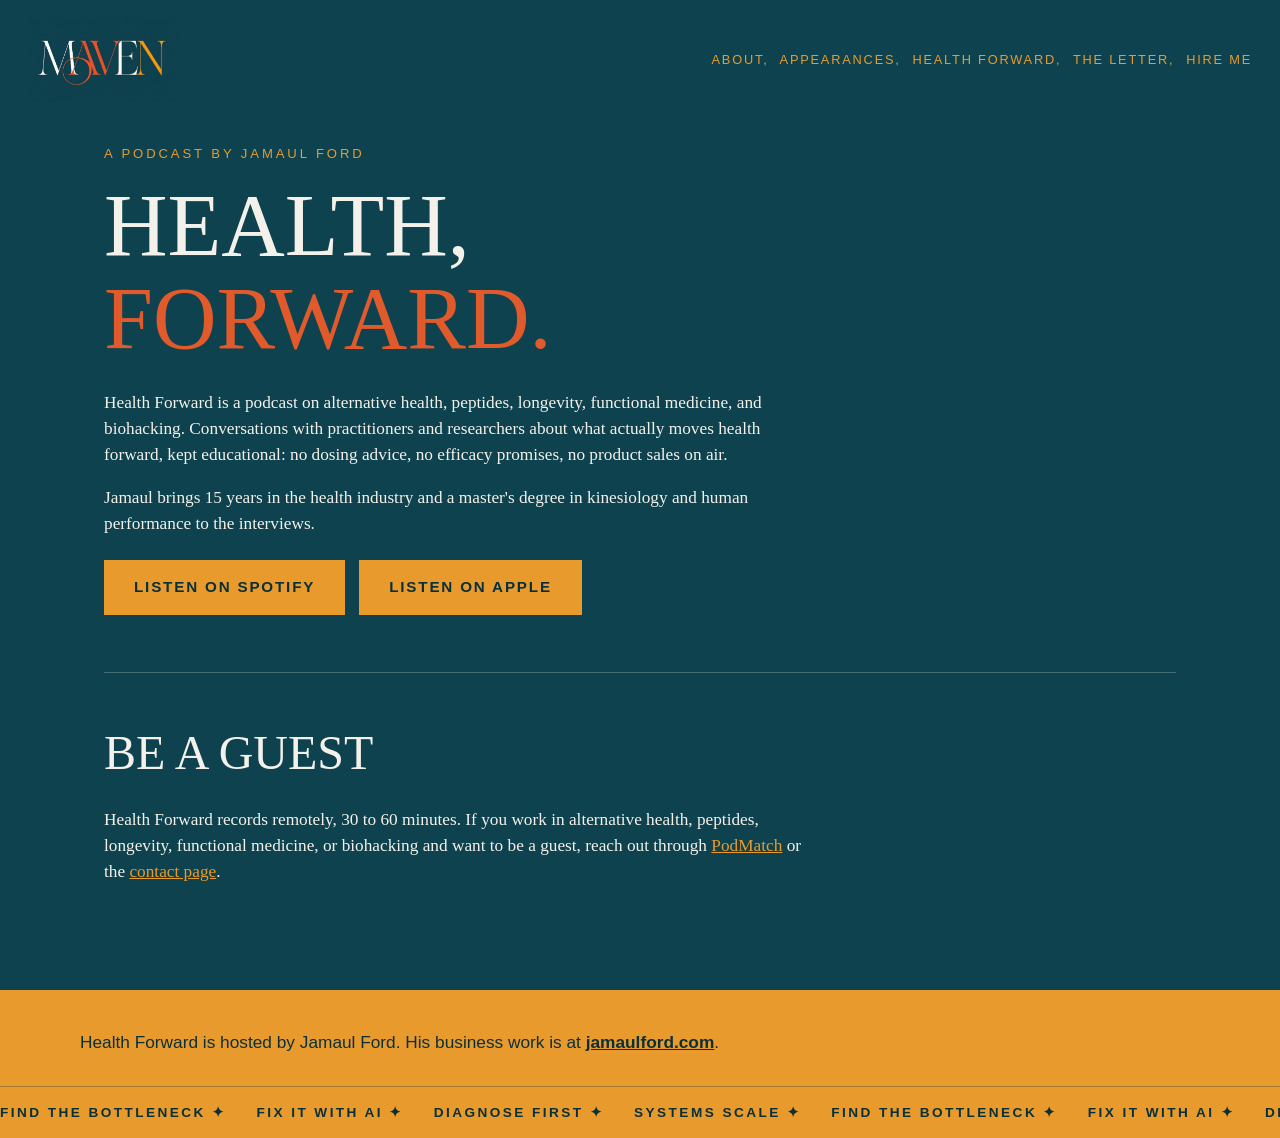
<file: health-forward/index.html>
<!DOCTYPE html>
<html lang="en">
<head>
<meta charset="utf-8">
<meta name="viewport" content="width=device-width, initial-scale=1">
<title>Health Forward Podcast | Hosted by Jamaul Ford</title>
<link rel="icon" href="data:image/svg+xml,%3Csvg xmlns='http://www.w3.org/2000/svg' viewBox='0 0 64 64'%3E%3Crect width='64' height='64' fill='%230e424f'/%3E%3Ctext x='32' y='45' font-family='Georgia,serif' font-size='38' fill='%23e89b2c' text-anchor='middle'%3EM%3C/text%3E%3C/svg%3E">
<meta name="description" content="Health Forward is a podcast hosted by Jamaul Ford on alternative health, peptides, longevity, functional medicine, and biohacking. Listen on Spotify and Apple Podcasts.">
<link rel="canonical" href="https://jamaulford.com/health-forward/">
<style>
  :root {
    --teal: #0e424f; --ink: #f4f1ea; --orange: #e05a2b; --gold: #e89b2c;
    --teal-dark: #093039; --line: rgba(244,241,234,.25);
  }
  * { box-sizing: border-box; }
  body { margin: 0; background: var(--teal); color: var(--ink); font-family: Georgia, 'Times New Roman', serif; line-height: 1.5; }
  main { max-width: 1120px; margin: 0 auto; padding: 0 24px 70px; }
  header.site { display: flex; justify-content: space-between; align-items: center; gap: 20px; padding: 22px 0; flex-wrap: wrap; }
  header.site img { width: 190px; height: auto; display: block; }
  nav { font-family: Arial, Helvetica, sans-serif; text-transform: uppercase; letter-spacing: .14em; font-size: .8rem; }
  nav a { color: var(--ink); text-decoration: none; margin-left: 22px; }
  nav a:hover { color: var(--gold); }
  .kicker { font-family: Arial, Helvetica, sans-serif; text-transform: uppercase; letter-spacing: .22em; font-size: .82rem; color: var(--gold); margin: 34px 0 18px; }
  h1 { font-size: clamp(2.6rem, 8vw, 5.5rem); line-height: 1; margin: 0 0 22px; text-transform: uppercase; font-weight: normal; }
  h1 .accent { color: var(--orange); }
  h2 { font-size: clamp(1.9rem, 4.5vw, 3rem); text-transform: uppercase; margin: 0 0 18px; font-weight: normal; }
  section { border-top: 1px solid var(--line); padding: 44px 0 8px; margin-top: 44px; }
  p { max-width: 700px; font-size: 1.08rem; }
  a.inline { color: var(--gold); }
  .cta { display: inline-block; background: var(--gold); color: var(--teal-dark); font-family: Arial, Helvetica, sans-serif; font-weight: bold; text-transform: uppercase; letter-spacing: .12em; font-size: .95rem; padding: 16px 30px; text-decoration: none; margin: 6px 10px 6px 0; }
  .cta:hover { background: var(--orange); color: var(--ink); }
  footer { margin-top: 48px; font-size: .95rem; opacity: .85; }
  footer a { color: var(--gold); }
</style>
<script type="application/ld+json">
{
  "@context": "https://schema.org",
  "@type": "PodcastSeries",
  "name": "Health Forward",
  "url": "https://jamaulford.com/health-forward/",
  "description": "Health Forward is a podcast on alternative health, peptides, longevity, functional medicine, and biohacking, hosted by Jamaul Ford.",
  "author": { "@type": "Person", "name": "Jamaul Ford", "url": "https://jamaulford.com/" },
  "sameAs": [
    "https://open.spotify.com/show/3qcgBrdR8ibEWQGKE91khV",
    "https://podcasts.apple.com/us/podcast/health-forward/id6837012593",
    "https://podmatch.com/hostdetailpreview/1708655354072578beaefd7de"
  ]
}
</script>
<link rel="stylesheet" href="/assets/motion.css">
<script src="/assets/motion.js" defer></script>
</head>
<body>
<main>
<header class="site">
  <a href="/"><img src="[data-uri]" alt="Maven, Jamaul Ford"></a>
  <nav>
    <a href="/about/">About</a>
    <a href="/appearances/">Appearances</a>
    <a href="/health-forward/">Health Forward</a>
    <a href="/join/">The Letter</a>
    <a href="/contact/">Hire Me</a>
  </nav>
</header>

<p class="kicker">A podcast by Jamaul Ford</p>
<h1>Health,<br><span class="accent">forward.</span></h1>
<p>Health Forward is a podcast on alternative health, peptides, longevity, functional medicine, and biohacking. Conversations with practitioners and researchers about what actually moves health forward, kept educational: no dosing advice, no efficacy promises, no product sales on air.</p>
<p>Jamaul brings 15 years in the health industry and a master's degree in kinesiology and human performance to the interviews.</p>
<a class="cta" href="https://open.spotify.com/show/3qcgBrdR8ibEWQGKE91khV">Listen on Spotify</a>
<a class="cta" href="https://podcasts.apple.com/us/podcast/health-forward/id6837012593">Listen on Apple</a>

<section>
  <h2>Be a guest</h2>
  <p>Health Forward records remotely, 30 to 60 minutes. If you work in alternative health, peptides, longevity, functional medicine, or biohacking and want to be a guest, reach out through <a class="inline" href="https://podmatch.com/hostdetailpreview/1708655354072578beaefd7de">PodMatch</a> or the <a class="inline" href="/contact/">contact page</a>.</p>
</section>

<footer>
  <p>Health Forward is hosted by Jamaul Ford. His business work is at <a href="/">jamaulford.com</a>.</p>
</footer>
</main>
</body>
</html>
</file>
<file: assets/motion.css>
/* Motion and flow layer for jamaulford.com
   Inspired by the pacing of unusual.la: full-screen hero, halftone backdrop,
   spinning logo sticker, fade-up reveals, hover tiles, endless ticker. */

html { scroll-behavior: smooth; }
body { overflow-x: hidden; }

/* ---------- Fixed header, logo sticker, comma nav ---------- */
header.site {
  position: fixed; top: 0; left: 0; right: 0; z-index: 50;
  padding: 18px 28px; margin: 0;
  transition: background .4s ease, padding .4s ease;
}
header.site.scrolled { background: rgba(9,48,57,.88); backdrop-filter: blur(6px); padding: 10px 28px; }
header.site img {
  width: 150px; will-change: transform;
  transition: transform .15s linear, filter .3s ease;
}
header.site a:hover img { filter: drop-shadow(0 0 10px rgba(232,155,44,.6)); }
nav a { margin-left: 0; position: relative; color: var(--gold); }
nav a:not(:last-child)::after { content: ","; color: var(--gold); margin-right: .5em; }
nav a:hover { color: var(--ink); }
main { padding-top: 110px; }

/* ---------- Headline lines slide up on load ---------- */
h1 .line { display: block; overflow: hidden; padding-bottom: .06em; }
h1 .line > span { display: inline-block; transform: translateY(105%); transition: transform 1.1s cubic-bezier(.2,.8,.2,1); transition-delay: calc(var(--i) * .12s + .1s); }
body.ready h1 .line > span { transform: none; }

/* ---------- Home hero: full screen, centered, halftone ---------- */
body.home main { padding-top: 0; }
body.home .hero {
  position: relative; min-height: 100vh; min-height: 100svh;
  display: flex; flex-direction: column; justify-content: center; align-items: center;
  text-align: center; padding: 120px 0 90px; isolation: isolate;
}
body.home .hero::before,
body.home .hero::after {
  content: ""; position: absolute; z-index: -1; top: 0; bottom: 0;
  left: calc(50% - 50vw); width: 100vw; pointer-events: none;
}
/* the dot screen */
body.home .hero::before {
  background-image: radial-gradient(circle, rgba(232,155,44,.55) 1.3px, transparent 1.8px);
  background-size: 9px 9px;
  -webkit-mask-image: radial-gradient(ellipse 34% 46% at var(--mx,50%) var(--my,45%), #000 0%, rgba(0,0,0,.55) 45%, transparent 75%);
          mask-image: radial-gradient(ellipse 34% 46% at var(--mx,50%) var(--my,45%), #000 0%, rgba(0,0,0,.55) 45%, transparent 75%);
  animation: dot-drift 18s linear infinite;
  transform: translateY(var(--parallax, 0px));
}
/* warm glow under the dots */
body.home .hero::after {
  background: radial-gradient(ellipse 30% 40% at var(--mx,50%) var(--my,45%), rgba(224,90,43,.28), transparent 70%);
  z-index: -2; transform: translateY(var(--parallax, 0px));
}
@keyframes dot-drift { to { background-position: 90px 90px; } }

/* ---------- Hero video, shown through a dot screen, passes up on scroll ---------- */
body.home .hero::before { opacity: .35; }
.hero-media {
  position: absolute; z-index: -1; left: 50%; top: 0; height: 100%;
  width: min(62vh, 92vw); transform: translate(-50%, var(--lift, 0px));
  opacity: var(--fade, 1); will-change: transform, opacity; pointer-events: none;
}
.hero-media video {
  width: 100%; height: 100%; object-fit: cover; display: block;
  filter: grayscale(.25) contrast(1.35) brightness(.66) sepia(.25);
  /* dots, then a soft edge so it melts into the teal */
  -webkit-mask-image:
    radial-gradient(circle, #000 1.9px, transparent 2.5px),
    radial-gradient(ellipse 50% 50% at 50% 42%, #000 45%, transparent 78%);
  -webkit-mask-size: 6px 6px, 100% 100%;
  -webkit-mask-repeat: repeat, no-repeat;
  -webkit-mask-composite: source-in;
          mask-image:
    radial-gradient(circle, #000 1.9px, transparent 2.5px),
    radial-gradient(ellipse 50% 50% at 50% 42%, #000 45%, transparent 78%);
          mask-size: 6px 6px, 100% 100%;
          mask-repeat: repeat, no-repeat;
          mask-composite: intersect;
}
body.home .hero h1, body.home .hero .lede { text-shadow: 0 2px 24px rgba(9,48,57,.6); }
@media (max-width: 760px) {
  .hero-media { width: 100vw; }
  .hero-media video { -webkit-mask-size: 5px 5px, 100% 100%; mask-size: 5px 5px, 100% 100%; }
}

body.home h1 { font-size: clamp(3rem, min(9vw, 13vh), 8rem); line-height: .9; margin-bottom: 30px; }
body.home .hero p.lede { margin-left: auto; margin-right: auto; }
body.home .hero .kicker,
body.home .hero .lede,
body.home .hero .cta { opacity: 0; transform: translateY(24px); transition: opacity .9s ease, transform .9s ease; }
body.ready.home .hero .kicker { opacity: 1; transform: none; transition-delay: .05s; }
body.ready.home .hero .lede { opacity: 1; transform: none; transition-delay: .55s; }
body.ready.home .hero .cta { opacity: 1; transform: none; transition-delay: .7s; }

.scroll-cue {
  margin-top: 34px; width: 22px; height: 22px; border-right: 2px solid var(--gold); border-bottom: 2px solid var(--gold);
  transform: rotate(45deg); animation: cue 1.8s ease-in-out infinite; display: block;
}
@keyframes cue { 0%,100% { transform: translateY(0) rotate(45deg); opacity: .5; } 50% { transform: translateY(10px) rotate(45deg); opacity: 1; } }

/* ---------- Buttons ---------- */
.cta { position: relative; overflow: hidden; z-index: 0; transition: color .3s ease, transform .3s ease; background: var(--gold); }
.cta::before { content: ""; position: absolute; inset: 0; background: var(--orange); transform: translateY(101%); transition: transform .35s cubic-bezier(.2,.8,.2,1); z-index: -1; }
.cta:hover { background: var(--gold); color: var(--ink); transform: translateY(-2px); }
.cta:hover::before { transform: none; }

/* ---------- Tile grid (home sections) ---------- */
body.home section { border-top: none; }
body.home section .tiles { display: grid; grid-template-columns: repeat(3, 1fr); gap: 16px; }
body.home .row {
  position: relative; overflow: hidden; isolation: isolate;
  border: 1px solid var(--line); padding: 30px 26px 34px; min-height: 230px;
  display: flex; flex-direction: column; justify-content: flex-end;
  transition: transform .45s cubic-bezier(.2,.8,.2,1), color .35s ease, border-color .35s ease;
}
body.home .row:first-of-type { border-top: 1px solid var(--line); }
body.home .row::before {
  content: ""; position: absolute; inset: 0; z-index: -1; background: var(--gold);
  transform: translateY(101%); transition: transform .5s cubic-bezier(.2,.8,.2,1);
}
body.home .row:hover { transform: translateY(-6px) rotate(-.6deg); color: var(--teal-dark); border-color: var(--gold); }
body.home .row:hover::before { transform: none; }
body.home .row:hover .n,
body.home .row:hover a.inline { color: var(--teal-dark); }
body.home .row h3 { font-size: 1.7rem; }
body.home .row h3 .n { display: block; font-size: 3.4rem; line-height: 1; margin-bottom: 14px; transition: transform .5s ease; }
body.home .row:hover h3 .n { transform: translateX(8px); }

/* ---------- Fade up on scroll ---------- */
.reveal { opacity: 0; transform: translateY(40px); transition: transform 1s ease-in-out, opacity .8s ease-in-out; transition-delay: var(--d, 0s); }
.reveal.in { opacity: 1; transform: none; }

/* ---------- Gold footer band with endless ticker ---------- */
main > footer {
  margin: 80px 0 -70px; margin-left: calc(50% - 50vw); width: 100vw;
  background: var(--gold); color: var(--teal-dark); opacity: 1;
  padding: 40px 28px 0; font-family: Arial, Helvetica, sans-serif;
}
main > footer p { max-width: 1120px; margin: 0 auto 30px; }
main > footer a { color: var(--teal-dark); font-weight: bold; }
main > footer a:hover { color: var(--orange); }
.ticker { overflow: hidden; white-space: nowrap; border-top: 1px solid rgba(9,48,57,.3); padding: 14px 0; margin: 0 -28px; }
.ticker .track { display: inline-flex; animation: tick 28s linear infinite; }
.ticker .track span { padding-right: 2.2em; text-transform: uppercase; letter-spacing: .18em; font-size: .85rem; font-weight: bold; }
.ticker:hover .track { animation-play-state: paused; }
@keyframes tick { to { transform: translateX(-50%); } }
body.home .marquee { display: none; }

/* ---------- Small screens ---------- */
@media (max-width: 760px) {
  header.site { padding: 12px 16px; gap: 8px; }
  header.site.scrolled { padding: 8px 16px; }
  header.site img { width: 104px; }
  nav { font-size: .66rem; letter-spacing: .1em; }
  main { padding-top: 120px; }
  body.home section .tiles { grid-template-columns: 1fr; }
  body.home .row { min-height: 170px; }
}

/* ---------- Respect people who turn motion off ---------- */
@media (prefers-reduced-motion: reduce) {
  *, *::before, *::after { animation: none !important; transition: none !important; }
  .reveal, h1 .line > span, body.home .hero .kicker, body.home .hero .lede, body.home .hero .cta { opacity: 1 !important; transform: none !important; }
  header.site img { transform: none !important; }
}
</file>
